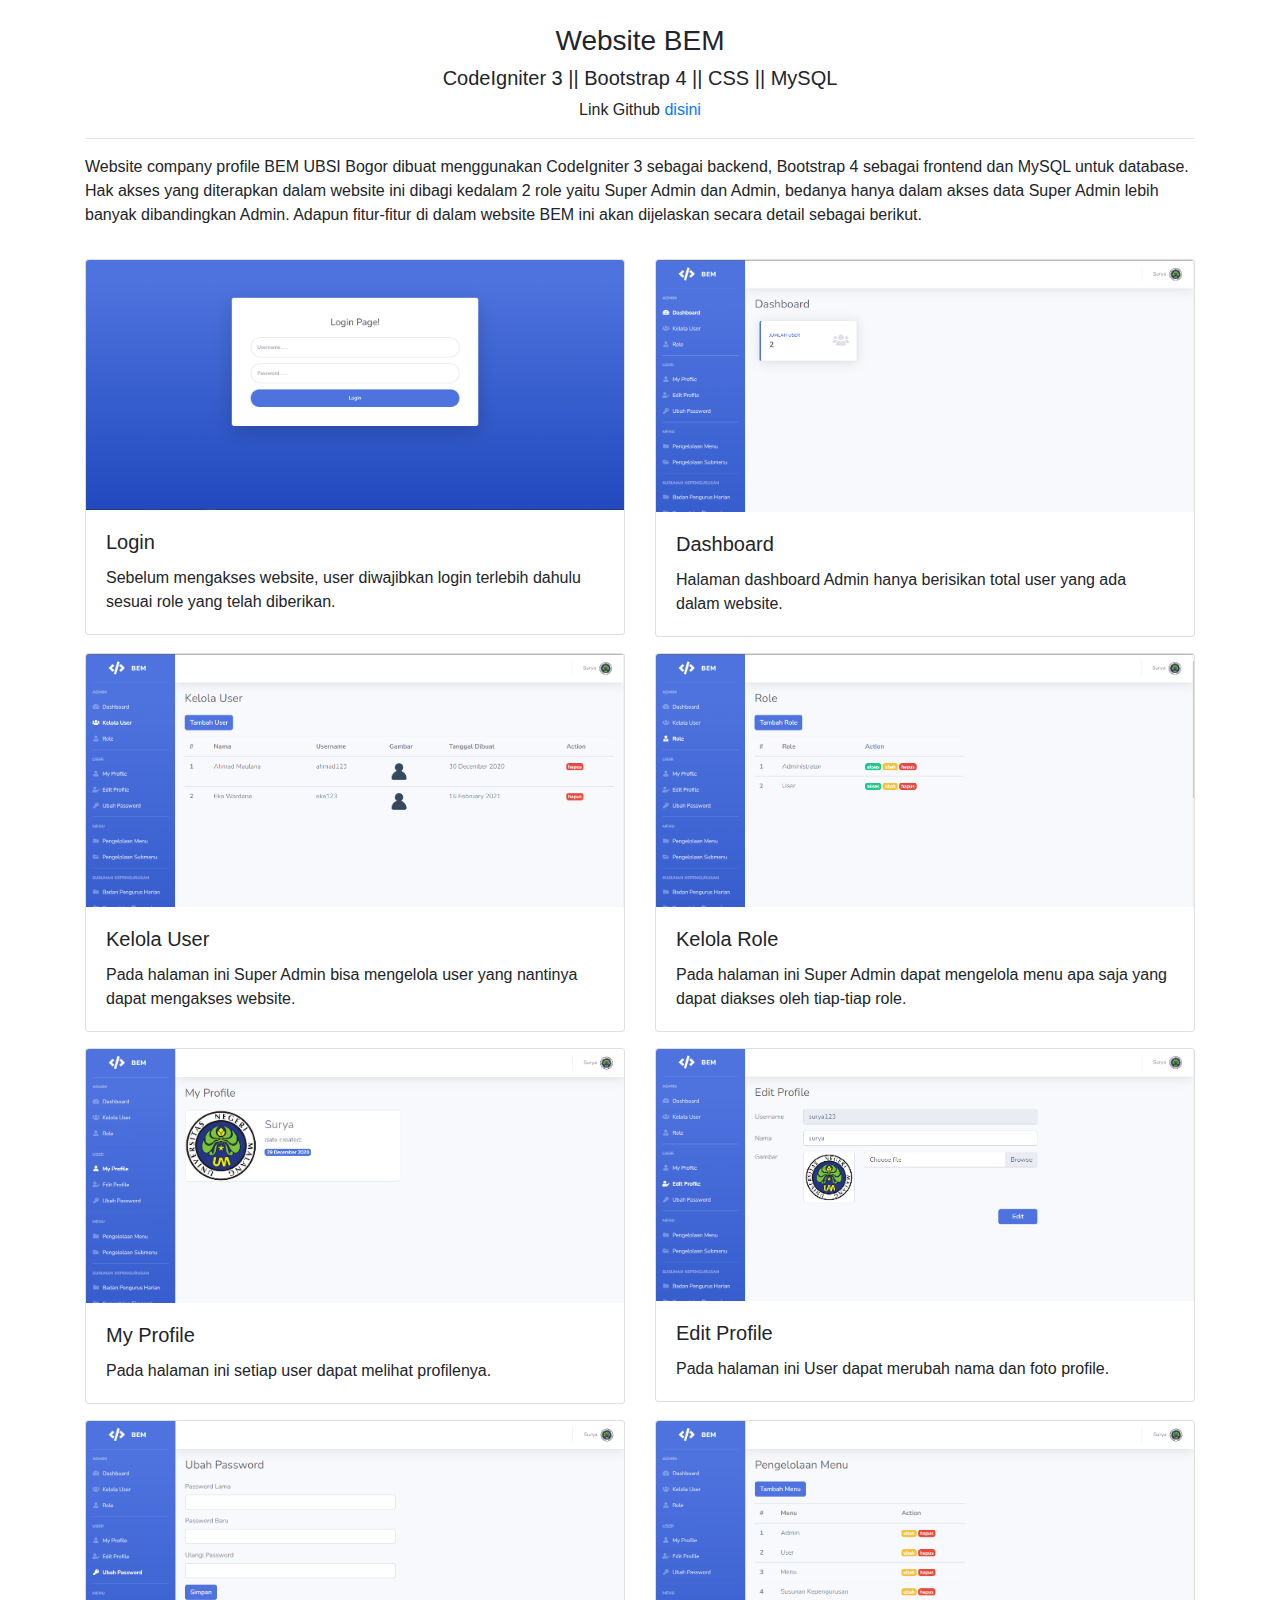
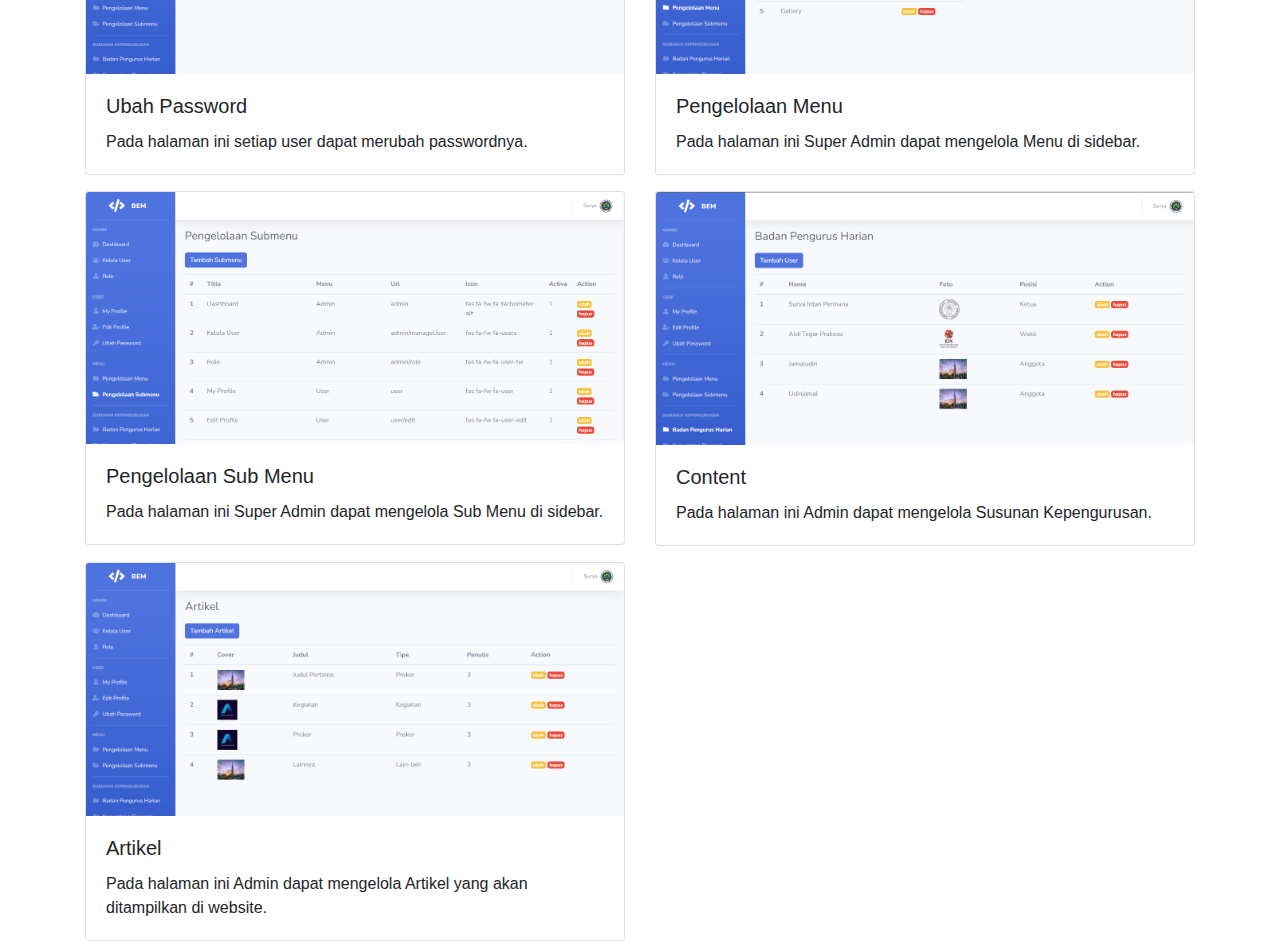
<file: bem.html>
<!doctype html>
<html lang="en">

<head>
    <meta charset="utf-8">
    <meta name="viewport" content="width=device-width, initial-scale=1, shrink-to-fit=no">

    <link rel="stylesheet" href="https://cdn.jsdelivr.net/npm/bootstrap@4.6.2/dist/css/bootstrap.min.css">

    <title>Detail BEM</title>
</head>

<body>
    <div class="container">
        <!-- Header -->
        <div class="row text-center mt-4">
            <div class="col-lg-12">
                <h3>Website BEM</h3>
                <h5>CodeIgniter 3 || Bootstrap 4 || CSS || MySQL</h5>
                Link Github <a href="https://github.com/yhaae01/bem-page" target="_blank">disini</a>
            </div>
        </div>
        <hr>
        <!-- Info -->
        <div class="row mt-3">
            <div class="col-lg-12">
                <p>
                    Website company profile BEM UBSI Bogor dibuat menggunakan CodeIgniter 3 sebagai backend, Bootstrap 4
                    sebagai frontend dan MySQL untuk database. Hak akses yang diterapkan dalam website ini dibagi
                    kedalam 2
                    role yaitu Super Admin dan Admin, bedanya hanya dalam akses data Super Admin lebih banyak
                    dibandingkan
                    Admin. Adapun fitur-fitur di dalam website BEM ini akan dijelaskan secara detail sebagai berikut.
                </p>
            </div>
        </div>
        <!-- Content -->
        <!-- Row 1 -->
        <div class="row mt-3">
            <div class="col-lg-6">
                <div class="card">
                    <img class="card-img-top" src="/images/portfolio/bem/1 login.PNG" class="img-thumbnail"
                        alt="Card image cap">
                    <div class="card-body">
                        <h5 class="card-title">Login</h5>
                        <p class="card-text">
                            Sebelum mengakses website, user diwajibkan login terlebih dahulu sesuai role yang telah
                            diberikan.
                        </p>
                    </div>
                </div>
            </div>
            <div class="col-lg-6">
                <div class="card">
                    <img class="card-img-top" src="/images/portfolio/bem/2 dashboard.PNG" class="img-thumbnail"
                        alt="Card image cap">
                    <div class="card-body">
                        <h5 class="card-title">Dashboard</h5>
                        <p class="card-text">
                            Halaman dashboard Admin hanya berisikan total user yang ada dalam website.
                        </p>
                    </div>
                </div>
            </div>
        </div>
        <!-- Row 2 -->
        <div class="row mt-3">
            <div class="col-lg-6">
                <div class="card">
                    <img class="card-img-top" src="/images/portfolio/bem/3 kelolauser.PNG" class="img-thumbnail"
                        alt="Card image cap">
                    <div class="card-body">
                        <h5 class="card-title">Kelola User</h5>
                        <p class="card-text">
                            Pada halaman ini Super Admin bisa mengelola user yang nantinya dapat mengakses website.
                        </p>
                    </div>
                </div>
            </div>
            <div class="col-lg-6">
                <div class="card">
                    <img class="card-img-top" src="/images/portfolio/bem/4 kelolarole.PNG" class="img-thumbnail"
                        alt="Card image cap">
                    <div class="card-body">
                        <h5 class="card-title">Kelola Role</h5>
                        <p class="card-text">
                            Pada halaman ini Super Admin dapat mengelola menu apa saja yang dapat diakses oleh tiap-tiap
                            role.
                        </p>
                    </div>
                </div>
            </div>
        </div>
        <!-- Row 3 -->
        <div class="row mt-3">
            <div class="col-lg-6">
                <div class="card">
                    <img class="card-img-top" src="/images/portfolio/bem/5 myprofile.PNG" class="img-thumbnail"
                        alt="Card image cap">
                    <div class="card-body">
                        <h5 class="card-title">My Profile</h5>
                        <p class="card-text">
                            Pada halaman ini setiap user dapat melihat profilenya.
                        </p>
                    </div>
                </div>
            </div>
            <div class="col-lg-6">
                <div class="card">
                    <img class="card-img-top" src="/images/portfolio/bem/6 editprofile.PNG" class="img-thumbnail"
                        alt="Card image cap">
                    <div class="card-body">
                        <h5 class="card-title">Edit Profile</h5>
                        <p class="card-text">
                            Pada halaman ini User dapat merubah nama dan foto profile.
                        </p>
                    </div>
                </div>
            </div>
        </div>
        <!-- Row 4 -->
        <div class="row mt-3">
            <div class="col-lg-6">
                <div class="card">
                    <img class="card-img-top" src="/images/portfolio/bem/7 ubahpass.PNG" class="img-thumbnail"
                        alt="Card image cap">
                    <div class="card-body">
                        <h5 class="card-title">Ubah Password</h5>
                        <p class="card-text">
                            Pada halaman ini setiap user dapat merubah passwordnya.
                        </p>
                    </div>
                </div>
            </div>
            <div class="col-lg-6">
                <div class="card">
                    <img class="card-img-top" src="/images/portfolio/bem/8 menu.PNG" class="img-thumbnail"
                        alt="Card image cap">
                    <div class="card-body">
                        <h5 class="card-title">Pengelolaan Menu</h5>
                        <p class="card-text">
                            Pada halaman ini Super Admin dapat mengelola Menu di sidebar.
                        </p>
                    </div>
                </div>
            </div>
        </div>
        <!-- Row 5 -->
        <div class="row mt-3">
            <div class="col-lg-6">
                <div class="card">
                    <img class="card-img-top" src="/images/portfolio/bem/9 submenu.PNG" class="img-thumbnail"
                        alt="Card image cap">
                    <div class="card-body">
                        <h5 class="card-title">Pengelolaan Sub Menu</h5>
                        <p class="card-text">
                            Pada halaman ini Super Admin dapat mengelola Sub Menu di sidebar.
                        </p>
                    </div>
                </div>
            </div>
            <div class="col-lg-6">
                <div class="card">
                    <img class="card-img-top" src="/images/portfolio/bem/10 content.PNG" class="img-thumbnail"
                        alt="Card image cap">
                    <div class="card-body">
                        <h5 class="card-title">Content</h5>
                        <p class="card-text">
                            Pada halaman ini Admin dapat mengelola Susunan Kepengurusan.
                        </p>
                    </div>
                </div>
            </div>
        </div>
        <!-- Row 6 -->
        <div class="row mt-3">
            <div class="col-lg-6">
                <div class="card">
                    <img class="card-img-top" src="/images/portfolio/bem/11 artikel.PNG" class="img-thumbnail"
                        alt="Card image cap">
                    <div class="card-body">
                        <h5 class="card-title">Artikel</h5>
                        <p class="card-text">
                            Pada halaman ini Admin dapat mengelola Artikel yang akan ditampilkan di website.
                        </p>
                    </div>
                </div>
            </div>
        </div>
    </div>


    <script src="https://cdn.jsdelivr.net/npm/jquery@3.5.1/dist/jquery.slim.min.js"></script>
    <script src="https://cdn.jsdelivr.net/npm/bootstrap@4.6.2/dist/js/bootstrap.bundle.min.js"></script>
</body>

</html>
</file>
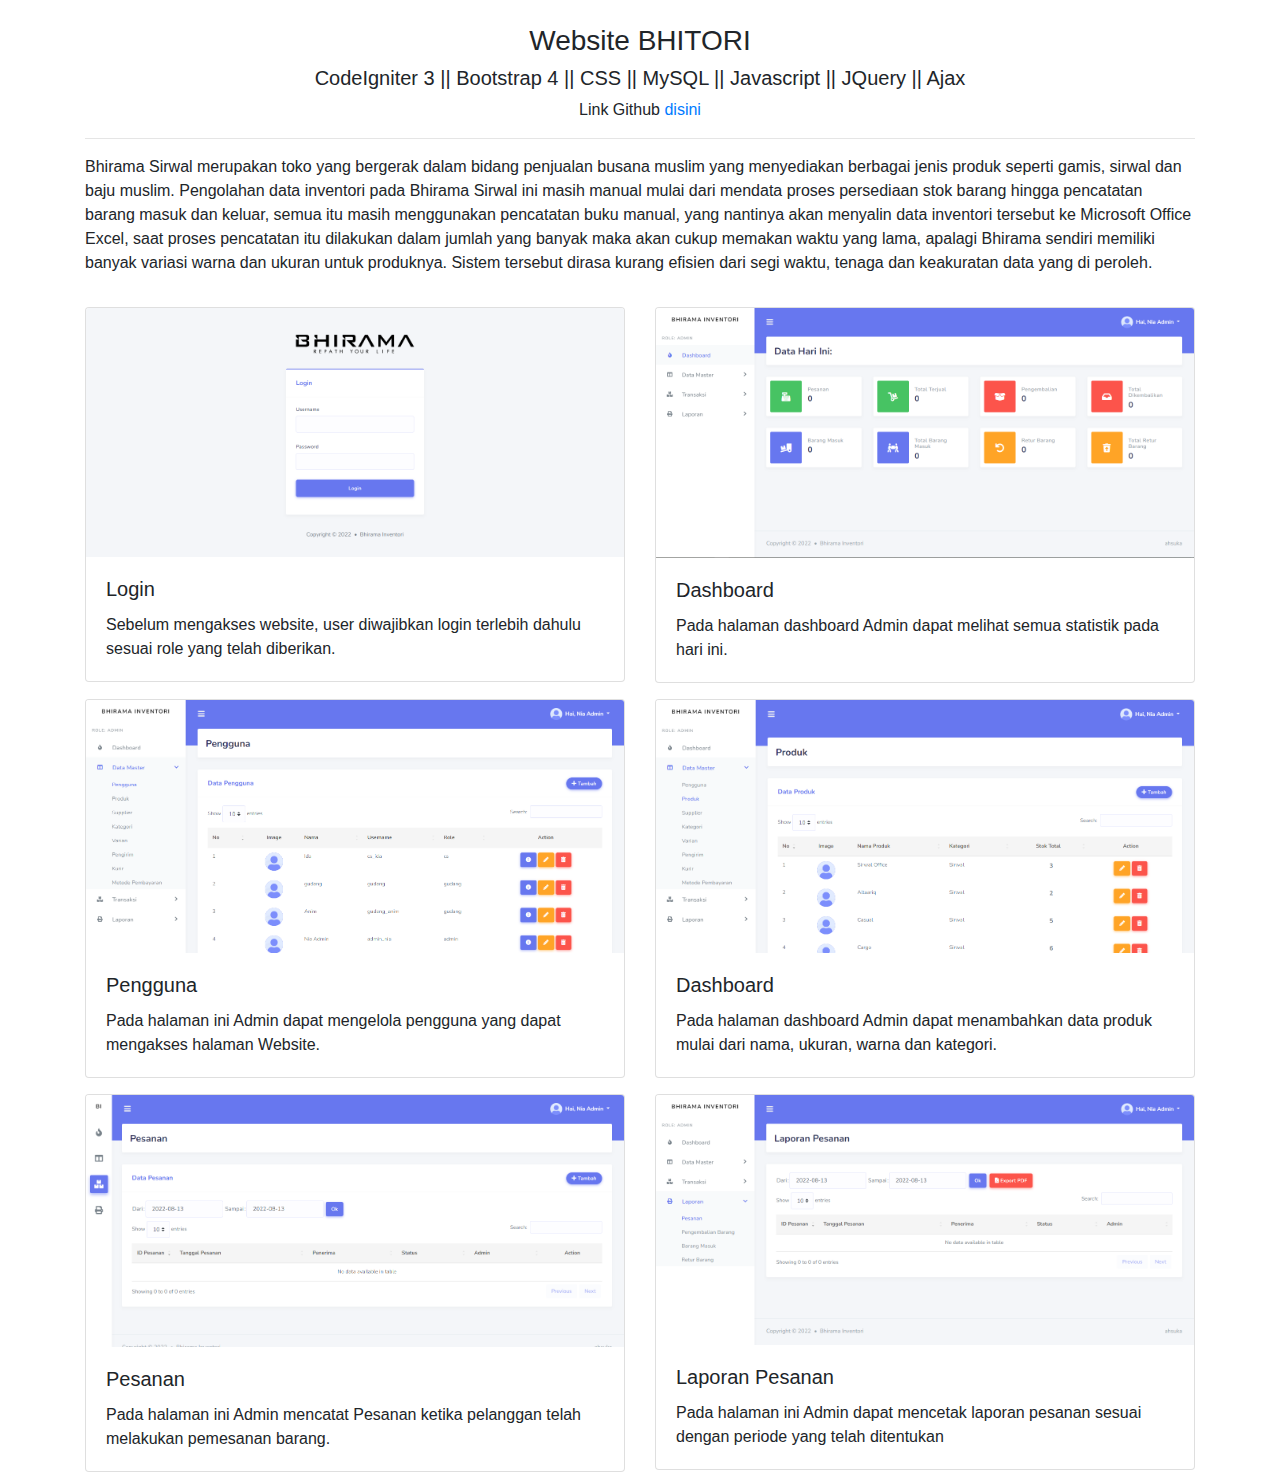
<file: bhitori.html>
<!doctype html>
<html lang="en">

<head>
    <meta charset="utf-8">
    <meta name="viewport" content="width=device-width, initial-scale=1, shrink-to-fit=no">

    <link rel="stylesheet" href="https://cdn.jsdelivr.net/npm/bootstrap@4.6.2/dist/css/bootstrap.min.css">

    <title>Detail BHITORI</title>
</head>

<body>
    <div class="container">
        <!-- Header -->
        <div class="row text-center mt-4">
            <div class="col-lg-12">
                <h3>Website BHITORI</h3>
                <h5>CodeIgniter 3 || Bootstrap 4 || CSS || MySQL || Javascript || JQuery || Ajax</h5>
                Link Github <a href="https://github.com/yhaae01/bhirama-inventori" target="_blank">disini</a>
            </div>
        </div>
        <hr>
        <!-- Info -->
        <div class="row mt-3">
            <div class="col-lg-12">
                <p>
                    Bhirama Sirwal merupakan toko yang bergerak dalam bidang penjualan busana
                    muslim yang menyediakan berbagai jenis produk seperti gamis, sirwal dan baju
                    muslim. Pengolahan data inventori pada Bhirama Sirwal ini masih manual mulai dari
                    mendata proses persediaan stok barang hingga pencatatan barang masuk dan keluar,
                    semua itu masih menggunakan pencatatan buku manual, yang nantinya akan menyalin
                    data inventori tersebut ke Microsoft Office Excel, saat proses pencatatan itu dilakukan
                    dalam jumlah yang banyak maka akan cukup memakan waktu yang lama, apalagi
                    Bhirama sendiri memiliki banyak variasi warna dan ukuran untuk produknya. Sistem
                    tersebut dirasa kurang efisien dari segi waktu, tenaga dan keakuratan data yang di
                    peroleh.
                </p>
            </div>
        </div>
        <!-- Content -->
        <!-- Row 1 -->
        <div class="row mt-3">
            <div class="col-lg-6">
                <div class="card">
                    <img class="card-img-top" src="/images/portfolio/bhitori/1login.PNG" class="img-thumbnail"
                        alt="Card image cap">
                    <div class="card-body">
                        <h5 class="card-title">Login</h5>
                        <p class="card-text">
                            Sebelum mengakses website, user diwajibkan login terlebih dahulu sesuai role yang telah
                            diberikan.
                        </p>
                    </div>
                </div>
            </div>
            <div class="col-lg-6">
                <div class="card">
                    <img class="card-img-top" src="/images/portfolio/bhitori/2dashboard.PNG" class="img-thumbnail"
                        alt="Card image cap">
                    <div class="card-body">
                        <h5 class="card-title">Dashboard</h5>
                        <p class="card-text">
                            Pada halaman dashboard Admin dapat melihat semua statistik pada hari ini.
                        </p>
                    </div>
                </div>
            </div>
        </div>
        <!-- Row 2 -->
        <div class="row mt-3">
            <div class="col-lg-6">
                <div class="card">
                    <img class="card-img-top" src="/images/portfolio/bhitori/3pengguna.PNG" class="img-thumbnail"
                        alt="Card image cap">
                    <div class="card-body">
                        <h5 class="card-title">Pengguna</h5>
                        <p class="card-text">
                            Pada halaman ini Admin dapat mengelola pengguna yang dapat mengakses halaman Website.
                        </p>
                    </div>
                </div>
            </div>
            <div class="col-lg-6">
                <div class="card">
                    <img class="card-img-top" src="/images/portfolio/bhitori/4produk.PNG" class="img-thumbnail"
                        alt="Card image cap">
                    <div class="card-body">
                        <h5 class="card-title">Dashboard</h5>
                        <p class="card-text">
                            Pada halaman dashboard Admin dapat menambahkan data produk mulai dari nama, ukuran, warna
                            dan kategori.
                        </p>
                    </div>
                </div>
            </div>
        </div>
        <!-- Row 3 -->
        <div class="row mt-3">
            <div class="col-lg-6">
                <div class="card">
                    <img class="card-img-top" src="/images/portfolio/bhitori/5pesanan.PNG" class="img-thumbnail"
                        alt="Card image cap">
                    <div class="card-body">
                        <h5 class="card-title">Pesanan</h5>
                        <p class="card-text">
                            Pada halaman ini Admin mencatat Pesanan ketika pelanggan telah melakukan pemesanan barang.
                        </p>
                    </div>
                </div>
            </div>
            <div class="col-lg-6">
                <div class="card">
                    <img class="card-img-top" src="/images/portfolio/bhitori/6laporan.PNG" class="img-thumbnail"
                        alt="Card image cap">
                    <div class="card-body">
                        <h5 class="card-title">Laporan Pesanan</h5>
                        <p class="card-text">
                            Pada halaman ini Admin dapat mencetak laporan pesanan sesuai dengan periode yang telah
                            ditentukan
                        </p>
                    </div>
                </div>
            </div>
        </div>
    </div>


    <script src="https://cdn.jsdelivr.net/npm/jquery@3.5.1/dist/jquery.slim.min.js"></script>
    <script src="https://cdn.jsdelivr.net/npm/bootstrap@4.6.2/dist/js/bootstrap.bundle.min.js"></script>
</body>

</html>
</file>
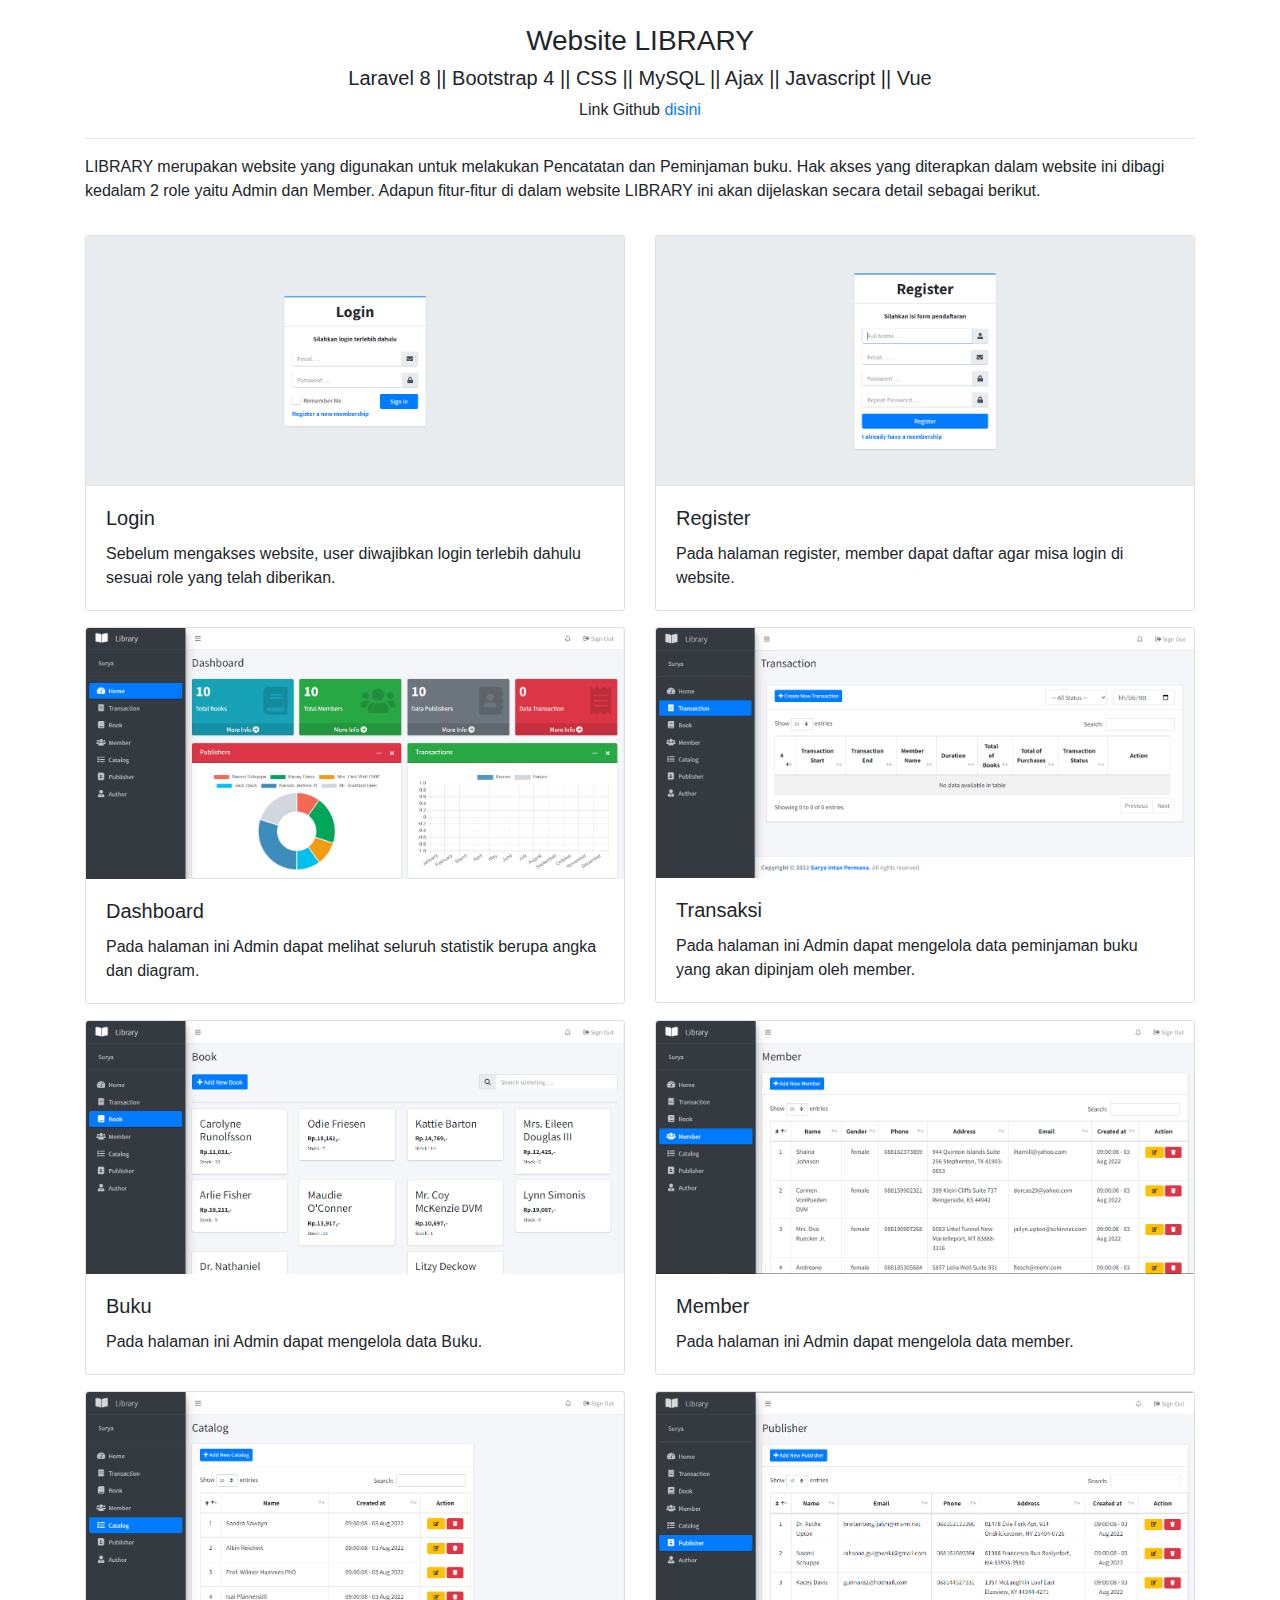
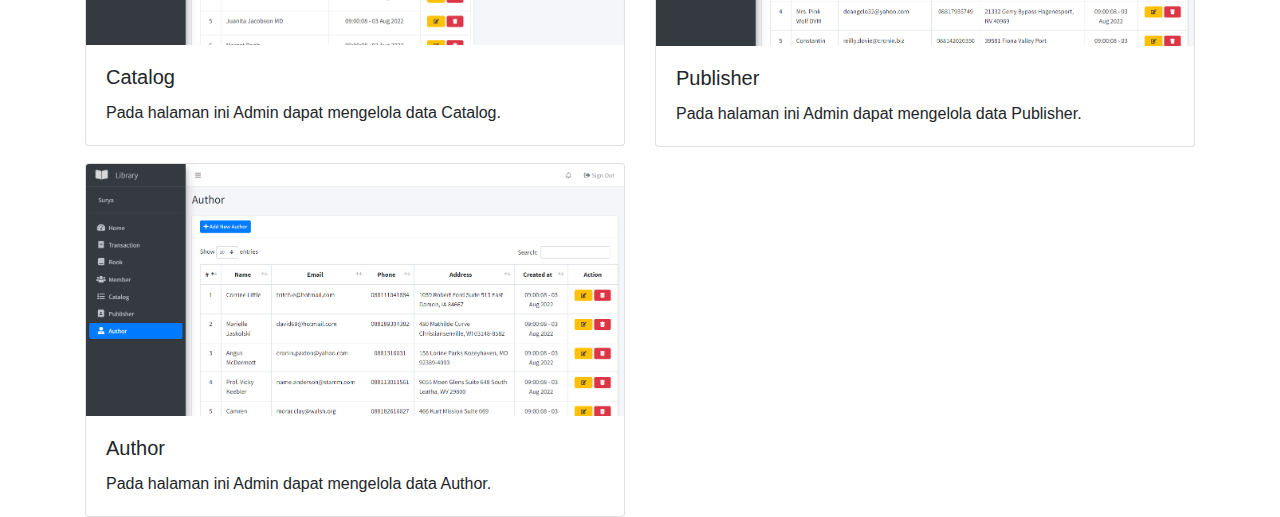
<file: library.html>
<!doctype html>
<html lang="en">

<head>
    <meta charset="utf-8">
    <meta name="viewport" content="width=device-width, initial-scale=1, shrink-to-fit=no">

    <link rel="stylesheet" href="https://cdn.jsdelivr.net/npm/bootstrap@4.6.2/dist/css/bootstrap.min.css">

    <title>Detail LIBRARY</title>
</head>

<body>
    <div class="container">
        <!-- Header -->
        <div class="row text-center mt-4">
            <div class="col-lg-12">
                <h3>Website LIBRARY</h3>
                <h5>Laravel 8 || Bootstrap 4 || CSS || MySQL || Ajax || Javascript || Vue</h5>
                Link Github <a href="https://github.com/yhaae01/laravue-library" target="_blank">disini</a>
            </div>
        </div>
        <hr>
        <!-- Info -->
        <div class="row mt-3">
            <div class="col-lg-12">
                <p>
                    LIBRARY merupakan website yang digunakan untuk melakukan Pencatatan dan Peminjaman buku. Hak akses
                    yang diterapkan dalam website ini dibagi
                    kedalam 2
                    role yaitu Admin dan Member. Adapun fitur-fitur di dalam website LIBRARY ini akan
                    dijelaskan
                    secara detail sebagai berikut.
                </p>
            </div>
        </div>
        <!-- Content -->
        <!-- Row 1 -->
        <div class="row mt-3">
            <div class="col-lg-6">
                <div class="card">
                    <img class="card-img-top" src="/images/portfolio/library/1login.PNG" class="img-thumbnail"
                        alt="Card image cap">
                    <div class="card-body">
                        <h5 class="card-title">Login</h5>
                        <p class="card-text">
                            Sebelum mengakses website, user diwajibkan login terlebih dahulu sesuai role yang telah
                            diberikan.
                        </p>
                    </div>
                </div>
            </div>
            <div class="col-lg-6">
                <div class="card">
                    <img class="card-img-top" src="/images/portfolio/library/2register.PNG" class="img-thumbnail"
                        alt="Card image cap">
                    <div class="card-body">
                        <h5 class="card-title">Register</h5>
                        <p class="card-text">
                            Pada halaman register, member dapat daftar agar misa login di website.
                        </p>
                    </div>
                </div>
            </div>
        </div>
        <!-- Row 2 -->
        <div class="row mt-3">
            <div class="col-lg-6">
                <div class="card">
                    <img class="card-img-top" src="/images/portfolio/library/3dashboard.PNG" class="img-thumbnail"
                        alt="Card image cap">
                    <div class="card-body">
                        <h5 class="card-title">Dashboard</h5>
                        <p class="card-text">
                            Pada halaman ini Admin dapat melihat seluruh statistik berupa angka dan diagram.
                        </p>
                    </div>
                </div>
            </div>
            <div class="col-lg-6">
                <div class="card">
                    <img class="card-img-top" src="/images/portfolio/library/4transaksi.PNG" class="img-thumbnail"
                        alt="Card image cap">
                    <div class="card-body">
                        <h5 class="card-title">Transaksi</h5>
                        <p class="card-text">
                            Pada halaman ini Admin dapat mengelola data peminjaman buku yang akan dipinjam oleh
                            member.
                        </p>
                    </div>
                </div>
            </div>
        </div>
        <!-- Row 3 -->
        <div class="row mt-3">
            <div class="col-lg-6">
                <div class="card">
                    <img class="card-img-top" src="/images/portfolio/library/5buku.PNG" class="img-thumbnail"
                        alt="Card image cap">
                    <div class="card-body">
                        <h5 class="card-title">Buku</h5>
                        <p class="card-text">
                            Pada halaman ini Admin dapat mengelola data Buku.
                        </p>
                    </div>
                </div>
            </div>
            <div class="col-lg-6">
                <div class="card">
                    <img class="card-img-top" src="/images/portfolio/library/6member.PNG" class="img-thumbnail"
                        alt="Card image cap">
                    <div class="card-body">
                        <h5 class="card-title">Member</h5>
                        <p class="card-text">
                            Pada halaman ini Admin dapat mengelola data member.
                        </p>
                    </div>
                </div>
            </div>
        </div>
        <!-- Row 4 -->
        <div class="row mt-3">
            <div class="col-lg-6">
                <div class="card">
                    <img class="card-img-top" src="/images/portfolio/library/7catalog.PNG" class="img-thumbnail"
                        alt="Card image cap">
                    <div class="card-body">
                        <h5 class="card-title">Catalog</h5>
                        <p class="card-text">
                            Pada halaman ini Admin dapat mengelola data Catalog.
                        </p>
                    </div>
                </div>
            </div>
            <div class="col-lg-6">
                <div class="card">
                    <img class="card-img-top" src="/images/portfolio/library/8publisher.PNG" class="img-thumbnail"
                        alt="Card image cap">
                    <div class="card-body">
                        <h5 class="card-title">Publisher</h5>
                        <p class="card-text">
                            Pada halaman ini Admin dapat mengelola data Publisher.
                        </p>
                    </div>
                </div>
            </div>
        </div>
        <!-- Row 5 -->
        <div class="row mt-3">
            <div class="col-lg-6">
                <div class="card">
                    <img class="card-img-top" src="/images/portfolio/library/9author.PNG" class="img-thumbnail"
                        alt="Card image cap">
                    <div class="card-body">
                        <h5 class="card-title">Author</h5>
                        <p class="card-text">
                            Pada halaman ini Admin dapat mengelola data Author.
                        </p>
                    </div>
                </div>
            </div>
        </div>
    </div>


    <script src="https://cdn.jsdelivr.net/npm/jquery@3.5.1/dist/jquery.slim.min.js"></script>
    <script src="https://cdn.jsdelivr.net/npm/bootstrap@4.6.2/dist/js/bootstrap.bundle.min.js"></script>
</body>

</html>
</file>
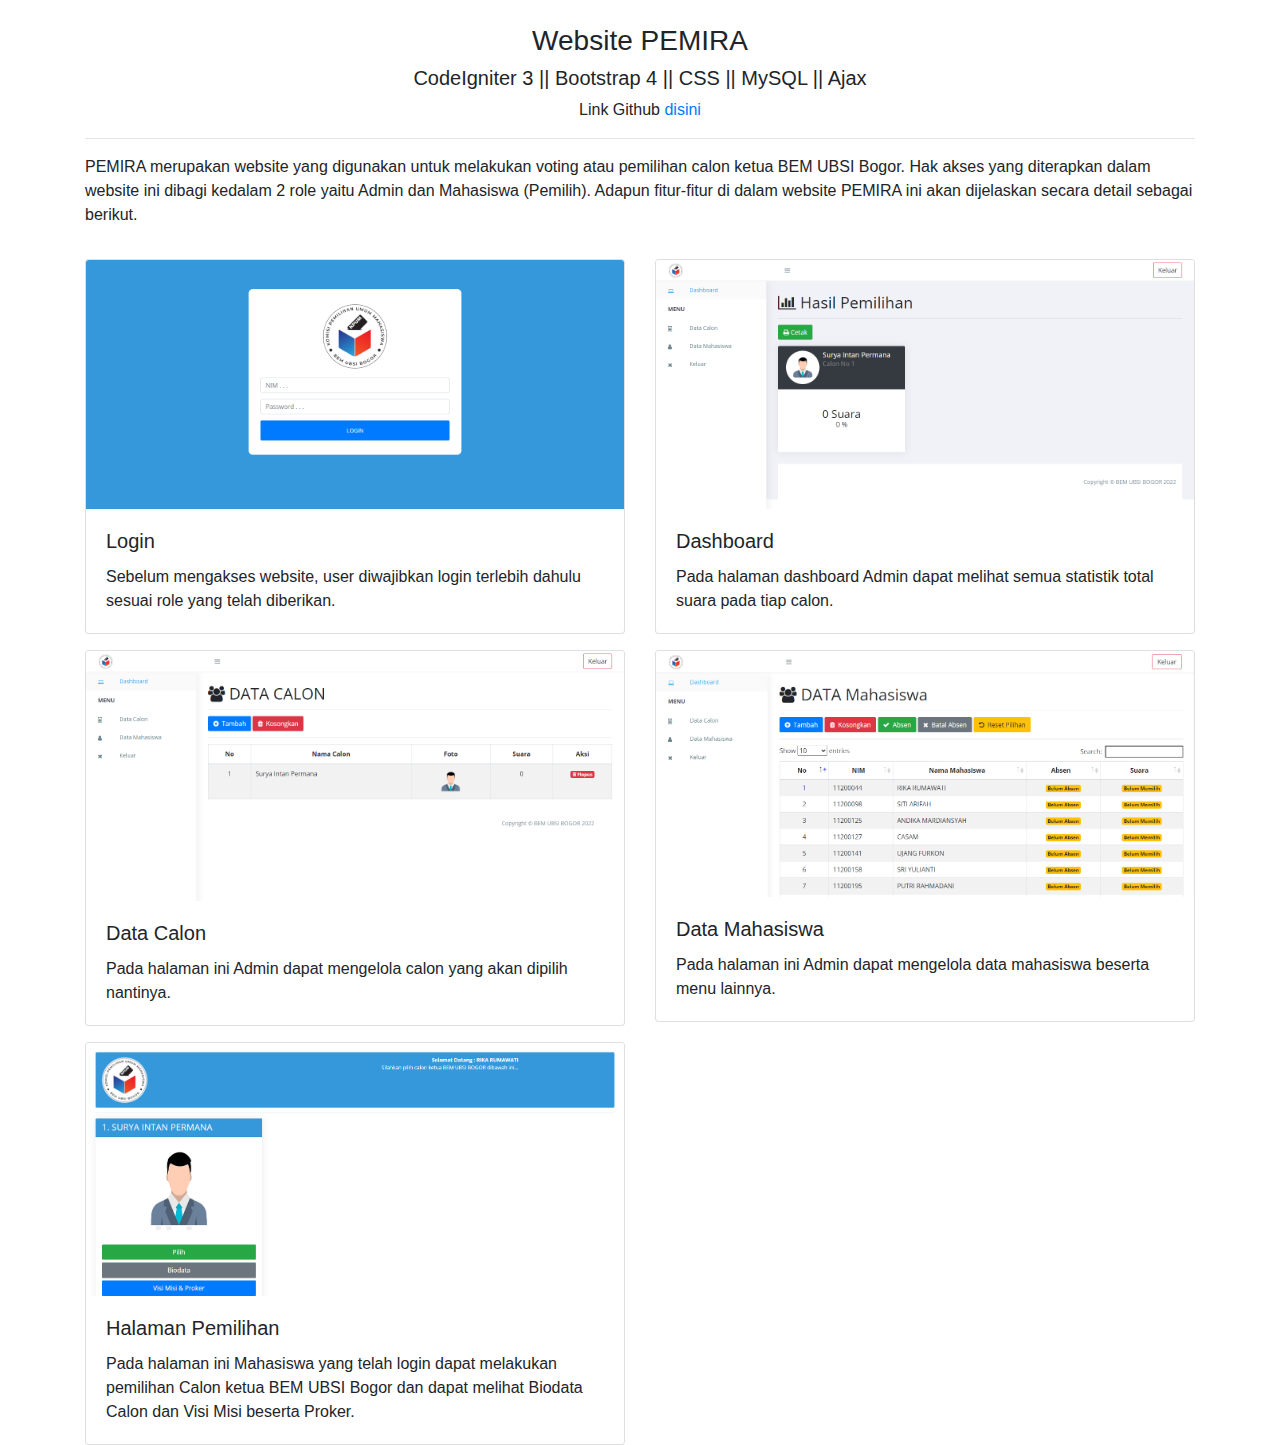
<file: pemira.html>
<!doctype html>
<html lang="en">

<head>
    <meta charset="utf-8">
    <meta name="viewport" content="width=device-width, initial-scale=1, shrink-to-fit=no">

    <link rel="stylesheet" href="https://cdn.jsdelivr.net/npm/bootstrap@4.6.2/dist/css/bootstrap.min.css">

    <title>Detail PEMIRA</title>
</head>

<body>
    <div class="container">
        <!-- Header -->
        <div class="row text-center mt-4">
            <div class="col-lg-12">
                <h3>Website PEMIRA</h3>
                <h5>CodeIgniter 3 || Bootstrap 4 || CSS || MySQL || Ajax</h5>
                Link Github <a href="https://github.com/yhaae01/pemira" target="_blank">disini</a>
            </div>
        </div>
        <hr>
        <!-- Info -->
        <div class="row mt-3">
            <div class="col-lg-12">
                <p>
                    PEMIRA merupakan website yang digunakan untuk melakukan voting atau pemilihan calon ketua BEM UBSI
                    Bogor. Hak akses yang diterapkan dalam website ini dibagi
                    kedalam 2
                    role yaitu Admin dan Mahasiswa (Pemilih). Adapun fitur-fitur di dalam website PEMIRA ini akan
                    dijelaskan
                    secara detail sebagai berikut.
                </p>
            </div>
        </div>
        <!-- Content -->
        <!-- Row 1 -->
        <div class="row mt-3">
            <div class="col-lg-6">
                <div class="card">
                    <img class="card-img-top" src="/images/portfolio/pemira/1login.PNG" class="img-thumbnail"
                        alt="Card image cap">
                    <div class="card-body">
                        <h5 class="card-title">Login</h5>
                        <p class="card-text">
                            Sebelum mengakses website, user diwajibkan login terlebih dahulu sesuai role yang telah
                            diberikan.
                        </p>
                    </div>
                </div>
            </div>
            <div class="col-lg-6">
                <div class="card">
                    <img class="card-img-top" src="/images/portfolio/pemira/2dashboard.PNG" class="img-thumbnail"
                        alt="Card image cap">
                    <div class="card-body">
                        <h5 class="card-title">Dashboard</h5>
                        <p class="card-text">
                            Pada halaman dashboard Admin dapat melihat semua statistik total suara pada tiap calon.
                        </p>
                    </div>
                </div>
            </div>
        </div>
        <!-- Row 2 -->
        <div class="row mt-3">
            <div class="col-lg-6">
                <div class="card">
                    <img class="card-img-top" src="/images/portfolio/pemira/3calon.PNG" class="img-thumbnail"
                        alt="Card image cap">
                    <div class="card-body">
                        <h5 class="card-title">Data Calon</h5>
                        <p class="card-text">
                            Pada halaman ini Admin dapat mengelola calon yang akan dipilih nantinya.
                        </p>
                    </div>
                </div>
            </div>
            <div class="col-lg-6">
                <div class="card">
                    <img class="card-img-top" src="/images/portfolio/pemira/4mahasiswa.PNG" class="img-thumbnail"
                        alt="Card image cap">
                    <div class="card-body">
                        <h5 class="card-title">Data Mahasiswa</h5>
                        <p class="card-text">
                            Pada halaman ini Admin dapat mengelola data mahasiswa beserta menu lainnya.
                        </p>
                    </div>
                </div>
            </div>
        </div>
        <!-- Row 3 -->
        <div class="row mt-3">
            <div class="col-lg-6">
                <div class="card">
                    <img class="card-img-top" src="/images/portfolio/pemira/5pilih.PNG" class="img-thumbnail"
                        alt="Card image cap">
                    <div class="card-body">
                        <h5 class="card-title">Halaman Pemilihan</h5>
                        <p class="card-text">
                            Pada halaman ini Mahasiswa yang telah login dapat melakukan pemilihan Calon ketua BEM UBSI
                            Bogor dan dapat melihat Biodata Calon dan Visi Misi beserta Proker.
                        </p>
                    </div>
                </div>
            </div>
        </div>
    </div>


    <script src="https://cdn.jsdelivr.net/npm/jquery@3.5.1/dist/jquery.slim.min.js"></script>
    <script src="https://cdn.jsdelivr.net/npm/bootstrap@4.6.2/dist/js/bootstrap.bundle.min.js"></script>
</body>

</html>
</file>
